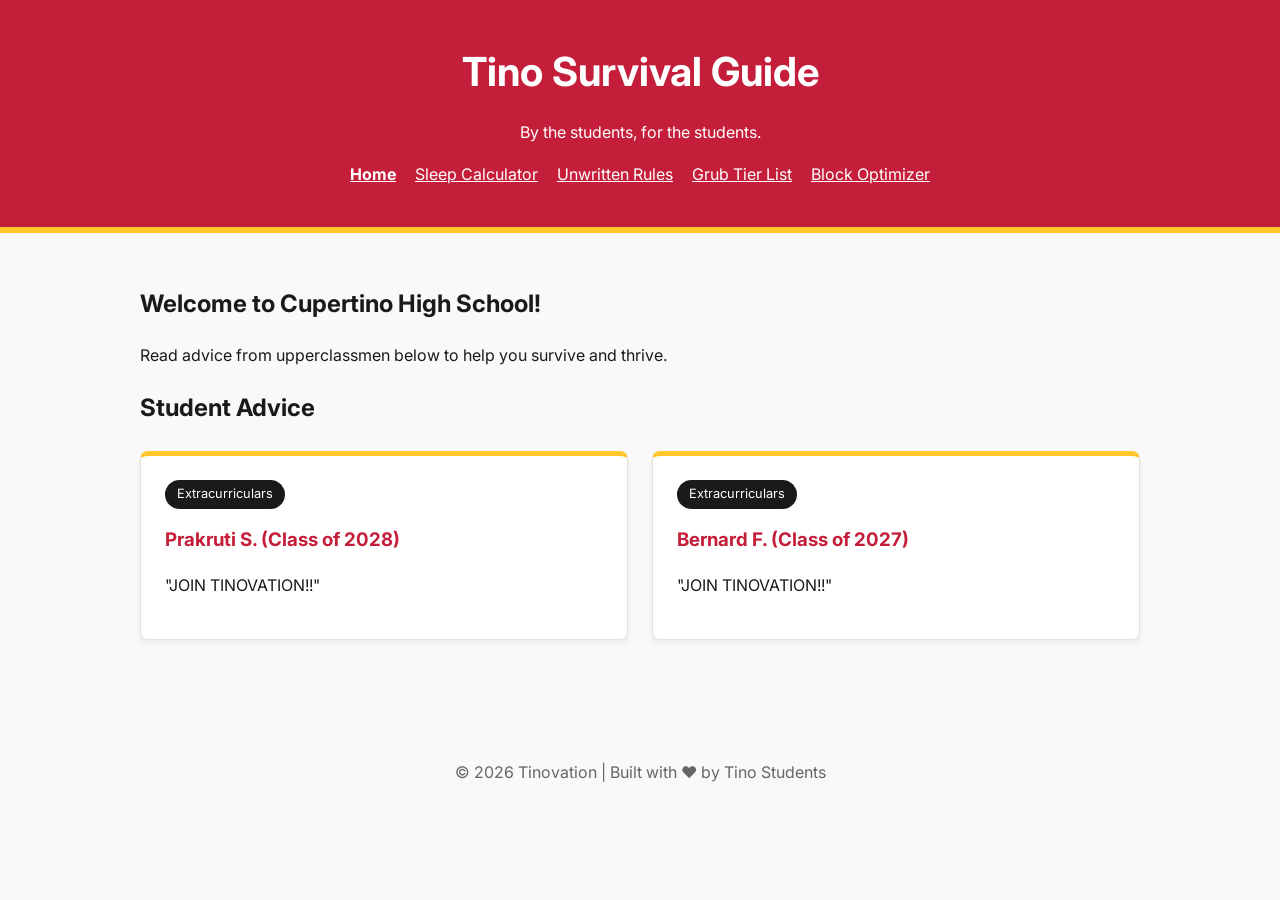
<file: index.html>
<!DOCTYPE html>
<html lang="en">
<head>
    <!-- 
      The <head> section is for information about the page. 
      It doesn't show up on the screen, but it tells the browser how to render the page,
      what the title is on the tab, and where to find the CSS styles.
    -->
    <meta charset="UTF-8">
    <meta name="viewport" content="width=device-width, initial-scale=1.0">
    <title>Tino Survival Guide</title>
    
    <!-- Link to Google Fonts for a clean, modern look -->
    <link href="https://fonts.googleapis.com/css2?family=Inter:wght@400;600&display=swap" rel="stylesheet">
    
    <!-- Link to our stylesheet so the browser knows where to find our CSS rules -->
    <link rel="stylesheet" href="style.css">
</head>
<body>

    <!-- Header Section: Shows up at the very top of the page -->
    <header>
        <h1>Tino Survival Guide</h1>
        <p>By the students, for the students.</p>
        <nav style="margin-top: 1rem;">
            <a href="index.html" style="color: white; margin-right: 15px; font-weight: bold;">Home</a>
            <a href="calculator.html" style="color: white; margin-right: 15px;">Sleep Calculator</a>
            <a href="lore.html" style="color: white; margin-right: 15px;">Unwritten Rules</a>
            <a href="tierlist.html" style="color: white; margin-right: 15px;">Grub Tier List</a>
            <a href="schedule.html" style="color: white;">Block Optimizer</a>
        </nav>
    </header>

    <!-- Main Content Area: Where the meat of the page goes -->
    <main>
        <section class="intro">
            <h2>Welcome to Cupertino High School!</h2>
            <p>Read advice from upperclassmen below to help you survive and thrive.</p>
        </section>

        <!-- 
          ========================================================================
          STUDENTS: If you want to add a new section (like a "Clubs" list or a 
          "Classes" guide), you can safely paste your new HTML right here,
          above the advice section below! 
          ========================================================================
        -->

        <!-- The Advice Section -->
        <section class="advice-section">
            <h2>Student Advice</h2>
            <!-- 
              This is the empty container. 
              Our JavaScript file (script.js) will automatically fill this <div> 
              with advice cards from our list! 
            -->
            <div id="advice-container"></div>
        </section>
    </main>

    <!-- Footer Section: Shows up at the very bottom -->
    <footer>
        <p>&copy; 2026 Tinovation | Built with ❤️ by Tino Students</p>
    </footer>

    <!-- 
      We link our JavaScript file at the very bottom of the <body> 
      so the HTML loads first before the script tries to change it.
    -->
    <script src="script.js"></script>
</body>
</html>
</file>
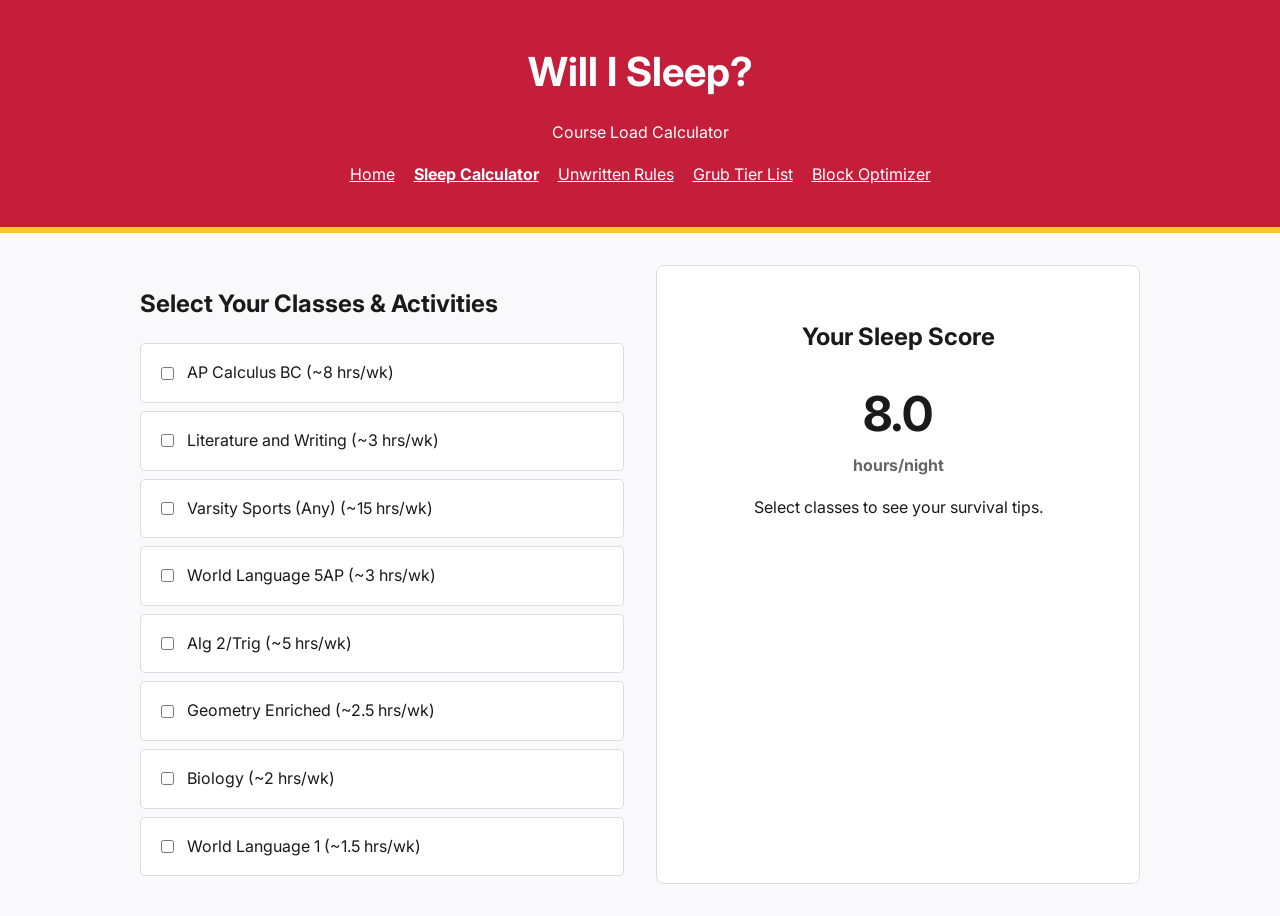
<file: calculator.html>
<!DOCTYPE html>
<html lang="en">
<head>
    <meta charset="UTF-8">
    <meta name="viewport" content="width=device-width, initial-scale=1.0">
    <title>Will I Sleep? Calculator</title>
    <link href="https://fonts.googleapis.com/css2?family=Inter:wght@400;600&display=swap" rel="stylesheet">
    <link rel="stylesheet" href="style.css">
    <link rel="stylesheet" href="css/calculator.css">
</head>
<body id="calc-body">
    <header>
        <h1>Will I Sleep?</h1>
        <p>Course Load Calculator</p>
        <nav style="margin-top: 1rem;">
            <a href="index.html" style="color: white; margin-right: 15px;">Home</a>
            <a href="calculator.html" style="color: white; margin-right: 15px; font-weight: bold;">Sleep Calculator</a>
            <a href="lore.html" style="color: white; margin-right: 15px;">Unwritten Rules</a>
            <a href="tierlist.html" style="color: white; margin-right: 15px;">Grub Tier List</a>
            <a href="schedule.html" style="color: white;">Block Optimizer</a>
        </nav>
    </header>

    <main>
        <section class="calculator-container">
            <div class="courses-selection">
                <h2>Select Your Classes & Activities</h2>
                <div id="course-list">
                    <!-- Checkboxes will be injected here via JS -->
                </div>
            </div>
            
            <div class="results-panel">
                <h2>Your Sleep Score</h2>
                <div class="score-display">
                    <span id="hours-sleep">8.0</span>
                    <span class="unit">hours/night</span>
                </div>
                <p id="survival-tip-display">Select classes to see your survival tips.</p>
            </div>
        </section>
    </main>
    <script src="js/calculator.js"></script>
</body>
</html>
</file>
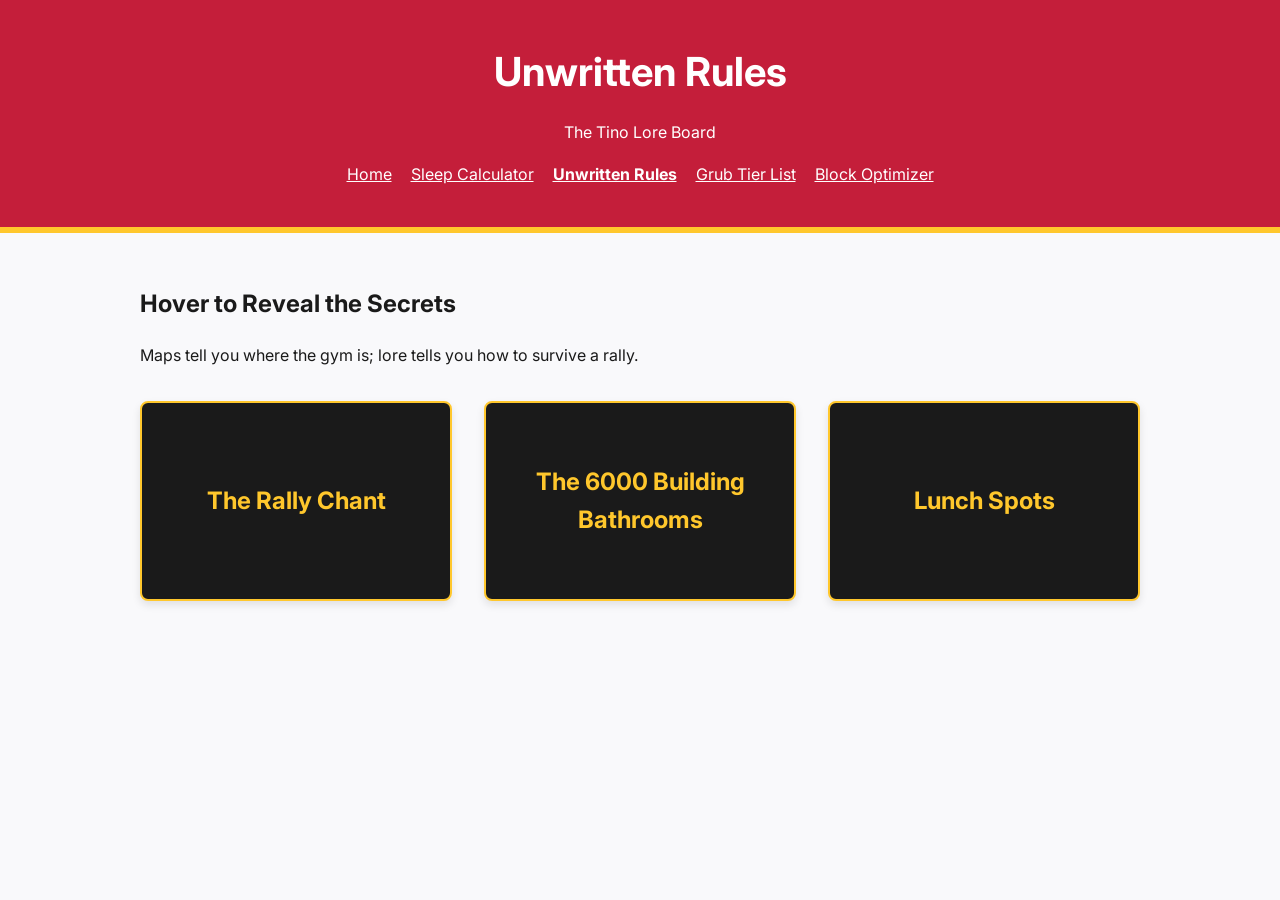
<file: lore.html>
<!DOCTYPE html>
<html lang="en">
<head>
    <meta charset="UTF-8">
    <meta name="viewport" content="width=device-width, initial-scale=1.0">
    <title>Unwritten Rules & Lore</title>
    <link href="https://fonts.googleapis.com/css2?family=Inter:wght@400;600&display=swap" rel="stylesheet">
    <link rel="stylesheet" href="style.css">
    <link rel="stylesheet" href="css/lore.css">
</head>
<body>
    <header>
        <h1>Unwritten Rules</h1>
        <p>The Tino Lore Board</p>
        <nav style="margin-top: 1rem;">
            <a href="index.html" style="color: white; margin-right: 15px;">Home</a>
            <a href="calculator.html" style="color: white; margin-right: 15px;">Sleep Calculator</a>
            <a href="lore.html" style="color: white; margin-right: 15px; font-weight: bold;">Unwritten Rules</a>
            <a href="tierlist.html" style="color: white; margin-right: 15px;">Grub Tier List</a>
            <a href="schedule.html" style="color: white;">Block Optimizer</a>
        </nav>
    </header>

    <main>
        <section class="intro">
            <h2>Hover to Reveal the Secrets</h2>
            <p>Maps tell you where the gym is; lore tells you how to survive a rally.</p>
        </section>

        <section class="lore-grid" id="lore-grid">
            <!-- 3D Flip Cards injected via JS -->
        </section>
    </main>
    <script src="js/lore.js"></script>
</body>
</html>
</file>
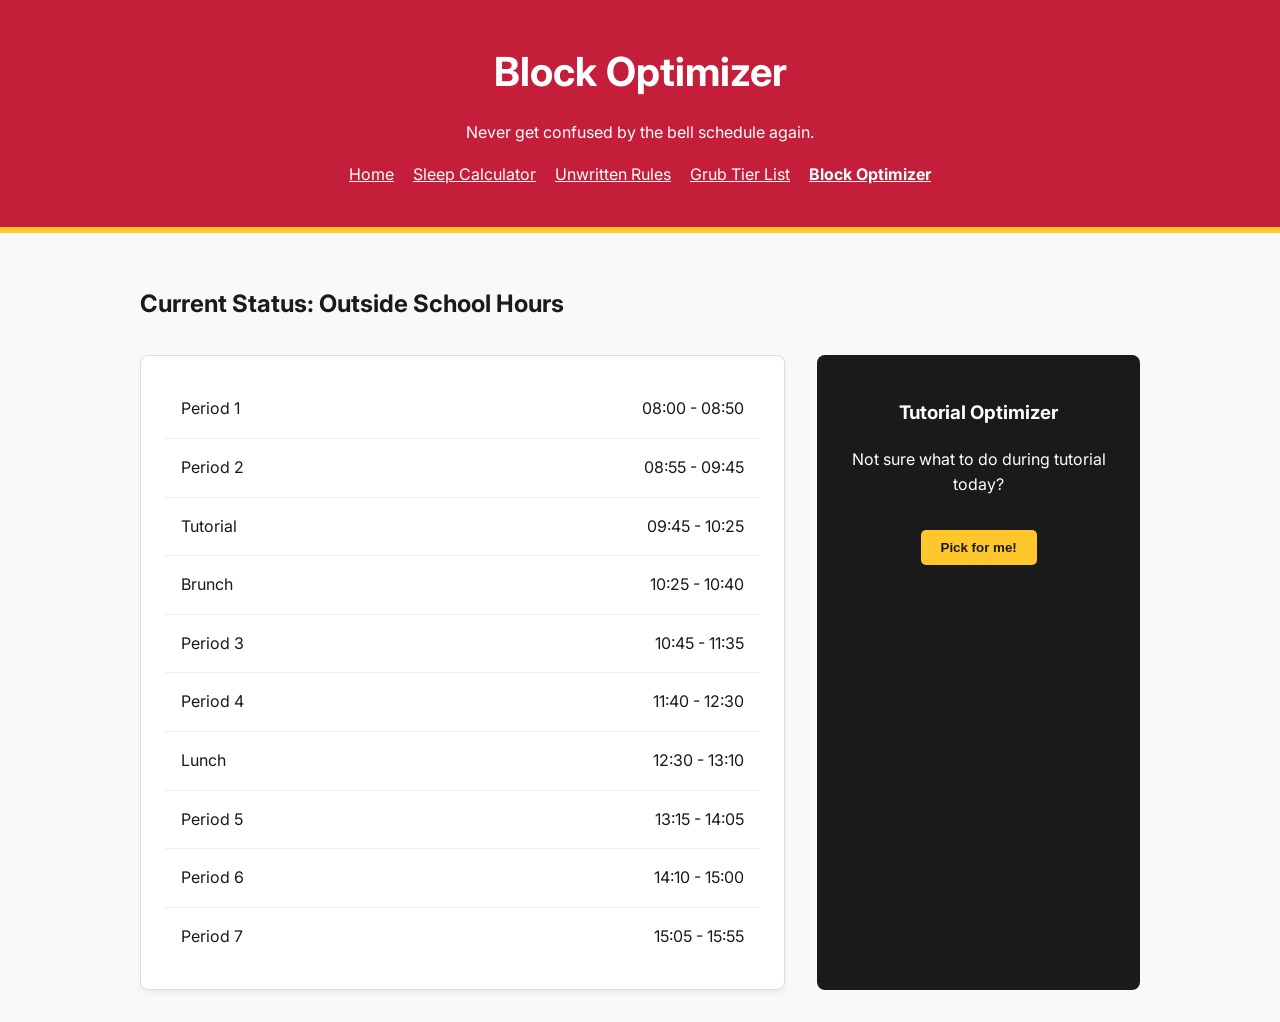
<file: schedule.html>
<!DOCTYPE html>
<html lang="en">
<head>
    <meta charset="UTF-8">
    <meta name="viewport" content="width=device-width, initial-scale=1.0">
    <title>Tutorial & Block Optimizer</title>
    <link href="https://fonts.googleapis.com/css2?family=Inter:wght@400;600&display=swap" rel="stylesheet">
    <link rel="stylesheet" href="style.css">
    <link rel="stylesheet" href="css/schedule.css">
</head>
<body>
    <header>
        <h1>Block Optimizer</h1>
        <p>Never get confused by the bell schedule again.</p>
        <nav style="margin-top: 1rem;">
            <a href="index.html" style="color: white; margin-right: 15px;">Home</a>
            <a href="calculator.html" style="color: white; margin-right: 15px;">Sleep Calculator</a>
            <a href="lore.html" style="color: white; margin-right: 15px;">Unwritten Rules</a>
            <a href="tierlist.html" style="color: white; margin-right: 15px;">Grub Tier List</a>
            <a href="schedule.html" style="color: white; font-weight: bold;">Block Optimizer</a>
        </nav>
    </header>

    <main>
        <section class="intro">
            <h2>Current Status: <span id="current-status-text">Loading...</span></h2>
            <p id="countdown-text" style="font-size: 1.5rem; font-weight: bold; color: var(--tino-red);"></p>
        </section>

        <div class="schedule-widget">
            <div class="schedule-column" id="schedule-blocks">
                <!-- Blocks injected via JS -->
            </div>
            
            <div class="tutorial-optimizer">
                <h3>Tutorial Optimizer</h3>
                <p>Not sure what to do during tutorial today?</p>
                <button id="randomize-btn" class="custom-button" style="margin-top: 1rem;">Pick for me!</button>
                <div id="tutorial-result" style="margin-top: 1.5rem; font-weight: bold; font-size: 1.2rem; color: var(--tino-red);"></div>
            </div>
        </div>
    </main>
    <script src="js/schedule.js"></script>
</body>
</html>
</file>
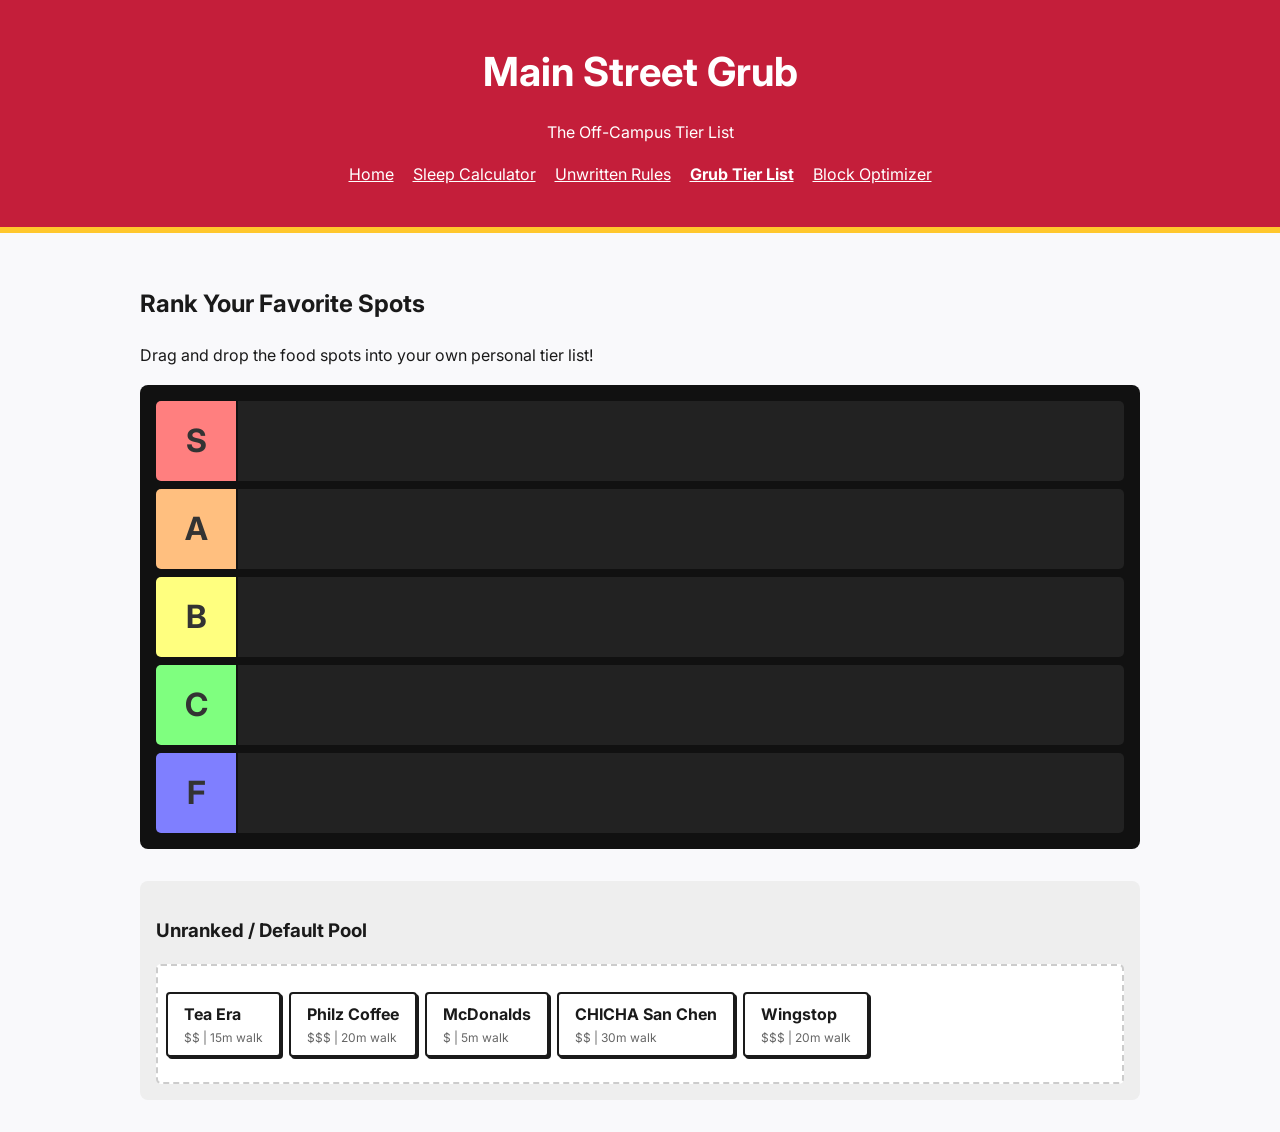
<file: tierlist.html>
<!DOCTYPE html>
<html lang="en">
<head>
    <meta charset="UTF-8">
    <meta name="viewport" content="width=device-width, initial-scale=1.0">
    <title>Grub Tier List</title>
    <link href="https://fonts.googleapis.com/css2?family=Inter:wght@400;600&display=swap" rel="stylesheet">
    <link rel="stylesheet" href="style.css">
    <link rel="stylesheet" href="css/tierlist.css">
</head>
<body>
    <header>
        <h1>Main Street Grub</h1>
        <p>The Off-Campus Tier List</p>
        <nav style="margin-top: 1rem;">
            <a href="index.html" style="color: white; margin-right: 15px;">Home</a>
            <a href="calculator.html" style="color: white; margin-right: 15px;">Sleep Calculator</a>
            <a href="lore.html" style="color: white; margin-right: 15px;">Unwritten Rules</a>
            <a href="tierlist.html" style="color: white; margin-right: 15px; font-weight: bold;">Grub Tier List</a>
            <a href="schedule.html" style="color: white;">Block Optimizer</a>
        </nav>
    </header>

    <main>
        <section class="intro">
            <h2>Rank Your Favorite Spots</h2>
            <p>Drag and drop the food spots into your own personal tier list!</p>
        </section>

        <div class="tier-board">
            <!-- Tiers (S, A, B, C, F) -->
            <div class="tier-row" id="tier-s">
                <div class="tier-label" style="background-color: #ff7f7f;">S</div>
                <div class="tier-dropzone" data-tier="S"></div>
            </div>
            <div class="tier-row" id="tier-a">
                <div class="tier-label" style="background-color: #ffbf7f;">A</div>
                <div class="tier-dropzone" data-tier="A"></div>
            </div>
            <div class="tier-row" id="tier-b">
                <div class="tier-label" style="background-color: #ffff7f;">B</div>
                <div class="tier-dropzone" data-tier="B"></div>
            </div>
            <div class="tier-row" id="tier-c">
                <div class="tier-label" style="background-color: #7fff7f;">C</div>
                <div class="tier-dropzone" data-tier="C"></div>
            </div>
            <div class="tier-row" id="tier-f">
                <div class="tier-label" style="background-color: #7f7fff;">F</div>
                <div class="tier-dropzone" data-tier="F"></div>
            </div>
        </div>

        <section class="unranked-section">
            <h3>Unranked / Default Pool</h3>
            <div id="unranked-pool" class="tier-dropzone" data-tier="Unranked">
                <!-- Items injected here -->
            </div>
        </section>
    </main>
    <script src="js/tierlist.js"></script>
</body>
</html>
</file>
<file: style.css>
/* 
  ========================================================
  CSS Variables 
  ========================================================
  Variables make it easy to reuse colors across our site. 
  To use them, you write: var(--variable-name)
  We are using Cupertino High School colors here!
*/
:root {
    --tino-red: #C41E3A;       /* Cardinal Red */
    --tino-gold: #FFC72C;      /* Gold */
    --tino-black: #1a1a1a;     /* Dark Charcoal/Black */
    --tino-white: #ffffff;     /* Pure White */
    --bg-color: #f9f9fb;       /* Light gray background */
}

/* 
  Basic page setup 
*/
body {
    font-family: 'Inter', system-ui, sans-serif; /* Modern, clean font */
    background-color: var(--bg-color);
    color: var(--tino-black);
    margin: 0;
    padding: 0;
    line-height: 1.6;
}

header {
    background-color: var(--tino-red);
    color: var(--tino-white);
    padding: 2.5rem 1rem;
    text-align: center;
    border-bottom: 6px solid var(--tino-gold);
}

header h1 {
    margin: 0;
    font-size: 2.5rem;
}

main {
    max-width: 1000px;
    margin: 0 auto;
    padding: 2rem;
}

/* 
  ========================================================
  CSS Grid for Advice Cards
  ========================================================
  This creates a responsive grid that automatically creates 
  new columns if the screen is wide enough!
*/
#advice-container {
    display: grid;
    /* This rule says: make columns at least 300px wide, and fill the available space */
    grid-template-columns: repeat(auto-fit, minmax(300px, 1fr));
    gap: 1.5rem; /* Space between the cards */
    margin-top: 1.5rem;
}

/* Styling for the individual advice cards created by JavaScript */
.advice-card {
    background-color: var(--tino-white);
    border: 1px solid #e0e0e0;
    border-radius: 8px;
    padding: 1.5rem;
    box-shadow: 0 4px 6px rgba(0,0,0,0.05); /* Soft shadow */
    border-top: 5px solid var(--tino-gold);
    transition: transform 0.2s ease; /* Smooth animation when hovering */
}

.advice-card:hover {
    transform: translateY(-5px); /* Move up slightly when the mouse is over it */
}

.advice-card h3 {
    margin-top: 0;
    color: var(--tino-red);
}

.advice-card .category {
    display: inline-block;
    background-color: var(--tino-black);
    color: var(--tino-white);
    padding: 0.25rem 0.75rem;
    border-radius: 20px;
    font-size: 0.8rem;
    margin-bottom: 1rem;
}

footer {
    text-align: center;
    padding: 1.5rem;
    color: #666;
    margin-top: 3rem;
}

/* 
  ========================================================
  STUDENTS: Add your custom CSS below!
  ========================================================
  Want to add a custom button? Uncomment the code below to see how it works!
  Then, go to index.html and add class="custom-button" to any element!
*/

/*
.custom-button {
    background-color: var(--tino-gold);
    color: var(--tino-black);
    border: none;
    padding: 10px 20px;
    font-weight: bold;
    border-radius: 5px;
    cursor: pointer;
}
.custom-button:hover {
    background-color: var(--tino-red);
    color: var(--tino-white);
}
*/
</file>
<file: css/calculator.css>
.calculator-container {
    display: grid;
    grid-template-columns: 1fr 1fr;
    gap: 2rem;
}

#calc-body {
    transition: background-color 0.5s ease;
}

.course-item {
    background: white;
    padding: 1rem;
    margin-bottom: 0.5rem;
    border-radius: 5px;
    border: 1px solid #ddd;
    display: flex;
    align-items: center;
    gap: 10px;
}

.results-panel {
    background: white;
    padding: 2rem;
    border-radius: 8px;
    border: 1px solid #ddd;
    text-align: center;
    position: sticky;
    top: 2rem;
}

.score-display {
    font-size: 3rem;
    font-weight: bold;
    color: var(--tino-black);
    margin: 1rem 0;
}

.score-display .unit {
    font-size: 1rem;
    color: #666;
    display: block;
}

/* Flash animation for low sleep */
@keyframes flashRed {
    0% { background-color: var(--bg-color); }
    50% { background-color: #ffcccc; }
    100% { background-color: var(--bg-color); }
}

.danger-zone {
    animation: flashRed 1s infinite;
}

.safe-zone {
    background-color: #e6ffe6 !important;
}

@media (max-width: 768px) {
    .calculator-container {
        grid-template-columns: 1fr;
    }
}
</file>
<file: css/lore.css>
.lore-grid {
    display: grid;
    grid-template-columns: repeat(auto-fit, minmax(250px, 1fr));
    gap: 2rem;
    margin-top: 2rem;
}

/* Intermediate Task: CSS 3D flip-card animation */
.flip-card {
    background-color: transparent;
    height: 200px;
    perspective: 1000px; /* Gives the 3D depth effect */
    cursor: pointer;
}

.flip-card-inner {
    position: relative;
    width: 100%;
    height: 100%;
    text-align: center;
    transition: transform 0.6s;
    transform-style: preserve-3d;
}

.flip-card:hover .flip-card-inner {
    transform: rotateY(180deg);
}

.flip-card-front, .flip-card-back {
    position: absolute;
    width: 100%;
    height: 100%;
    backface-visibility: hidden; /* Hides the back of the element when flipped */
    border-radius: 8px;
    display: flex;
    align-items: center;
    justify-content: center;
    padding: 1.5rem;
    box-sizing: border-box;
    box-shadow: 0 4px 8px rgba(0,0,0,0.1);
}

.flip-card-front {
    background-color: var(--tino-black);
    color: var(--tino-gold);
    border: 2px solid var(--tino-gold);
}

.flip-card-front h3 {
    margin: 0;
    font-size: 1.5rem;
}

.flip-card-back {
    background-color: var(--tino-red);
    color: var(--tino-white);
    transform: rotateY(180deg);
}

.flip-card-back p {
    margin: 0;
    font-size: 1rem;
    line-height: 1.4;
}
</file>
<file: css/schedule.css>
.schedule-widget {
    display: grid;
    grid-template-columns: 2fr 1fr;
    gap: 2rem;
    margin-top: 2rem;
}

.schedule-column {
    background: white;
    padding: 1.5rem;
    border-radius: 8px;
    border: 1px solid #ddd;
    box-shadow: 0 4px 6px rgba(0,0,0,0.05);
}

.block-row {
    display: flex;
    justify-content: space-between;
    padding: 1rem;
    border-bottom: 1px solid #eee;
    transition: background-color 0.3s;
}

.block-row:last-child {
    border-bottom: none;
}

.block-row.active-block {
    background-color: #ffefcc; /* Highlight current period */
    border-left: 4px solid var(--tino-gold);
    font-weight: bold;
}

.tutorial-optimizer {
    background: var(--tino-black);
    color: white;
    padding: 1.5rem;
    border-radius: 8px;
    text-align: center;
    position: sticky;
    top: 2rem;
}

.custom-button {
    background-color: var(--tino-gold);
    color: var(--tino-black);
    border: none;
    padding: 10px 20px;
    font-weight: bold;
    border-radius: 5px;
    cursor: pointer;
    transition: 0.2s;
}

.custom-button:hover {
    background-color: var(--tino-red);
    color: var(--tino-white);
}

@media (max-width: 768px) {
    .schedule-widget {
        grid-template-columns: 1fr;
    }
}
</file>
<file: css/tierlist.css>
.tier-board {
    display: flex;
    flex-direction: column;
    gap: 0.5rem;
    background: #111;
    padding: 1rem;
    border-radius: 8px;
}

.tier-row {
    display: flex;
    background: #222;
    min-height: 80px;
    border-radius: 5px;
    overflow: hidden;
}

.tier-label {
    width: 80px;
    display: flex;
    align-items: center;
    justify-content: center;
    font-size: 2rem;
    font-weight: bold;
    color: #333;
    border-right: 2px solid #111;
}

.tier-dropzone {
    flex-grow: 1;
    display: flex;
    flex-wrap: wrap;
    align-items: center;
    padding: 0.5rem;
    gap: 0.5rem;
}

.unranked-section {
    margin-top: 2rem;
    padding: 1rem;
    background: #eee;
    border-radius: 8px;
}

#unranked-pool {
    min-height: 100px;
    background: #fff;
    border: 2px dashed #ccc;
    border-radius: 5px;
}

.food-item {
    background: var(--tino-white);
    border: 2px solid var(--tino-black);
    padding: 0.5rem 1rem;
    border-radius: 4px;
    cursor: grab;
    font-weight: bold;
    user-select: none;
    box-shadow: 2px 2px 0px var(--tino-black);
}

.food-item:active {
    cursor: grabbing;
}

.food-item span {
    display: block;
    font-size: 0.75rem;
    font-weight: normal;
    color: #666;
}

.drag-over {
    background-color: rgba(255, 255, 255, 0.1);
}
</file>
